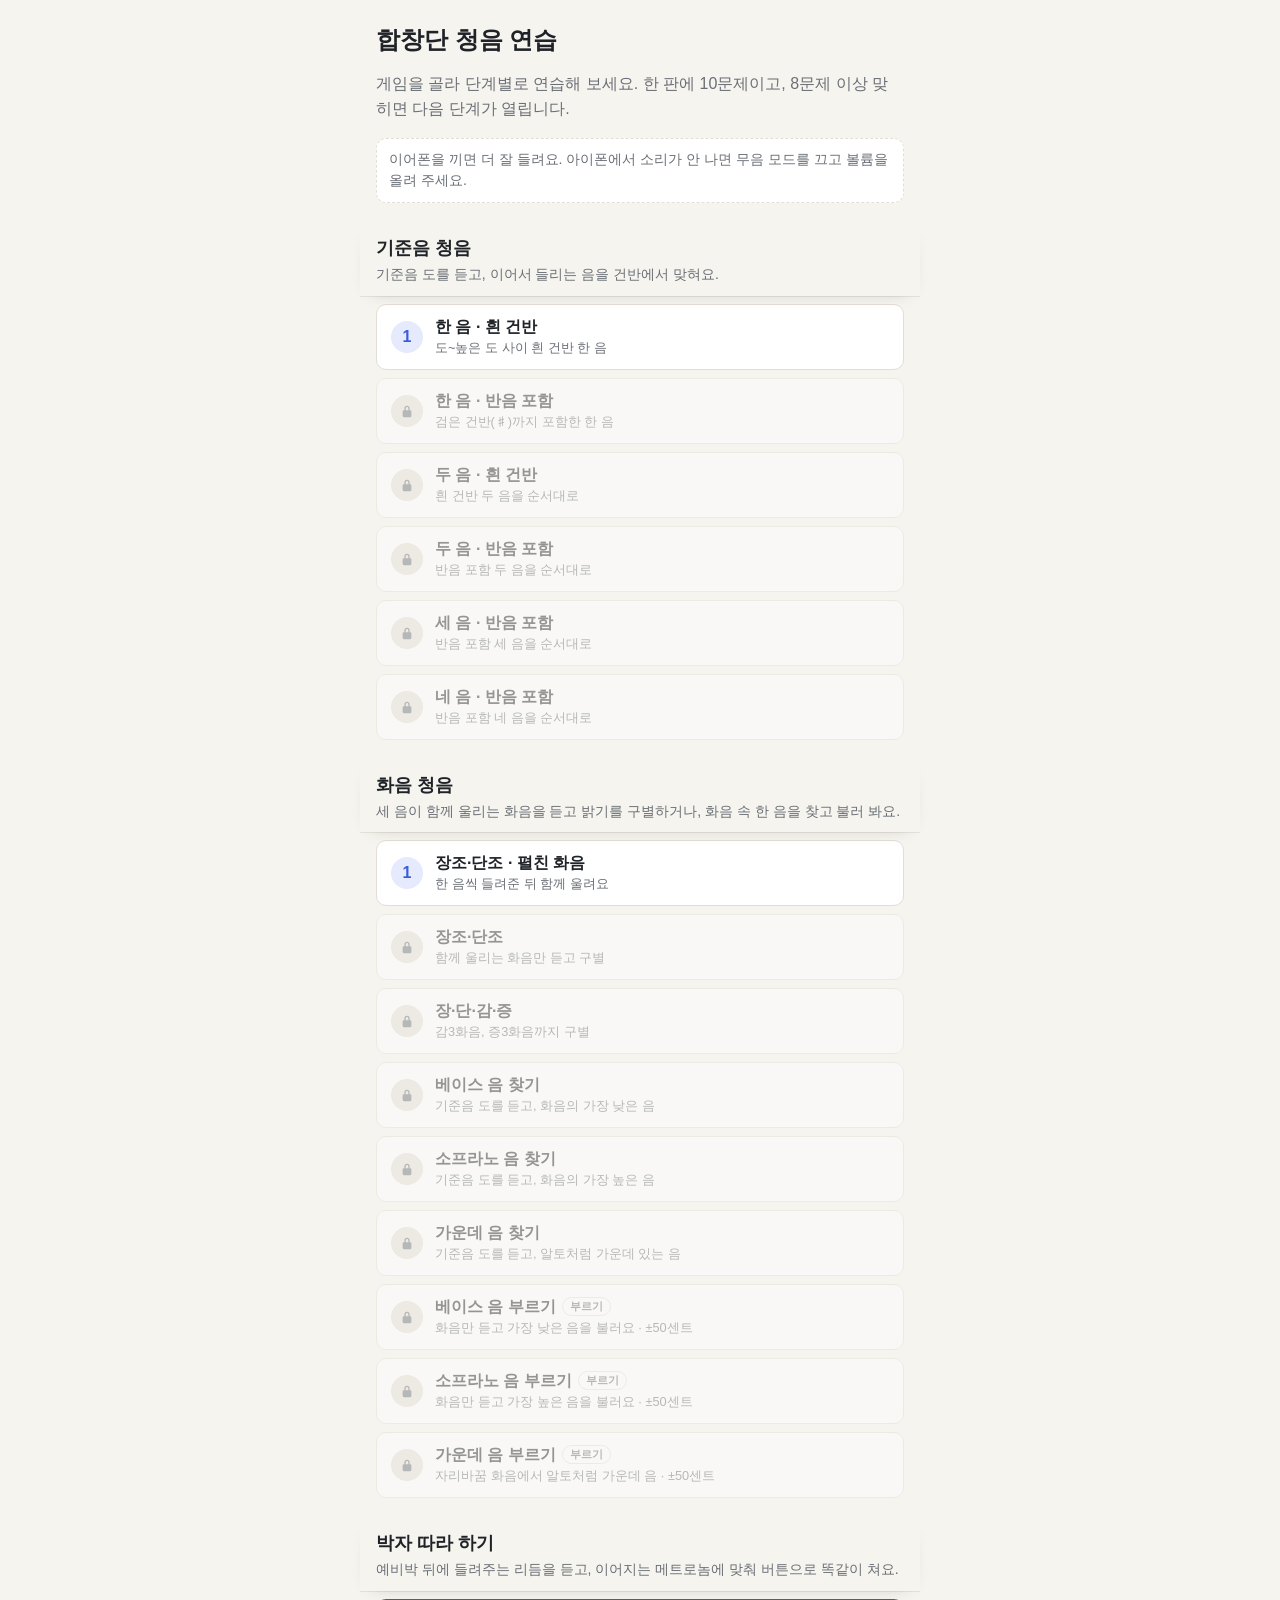
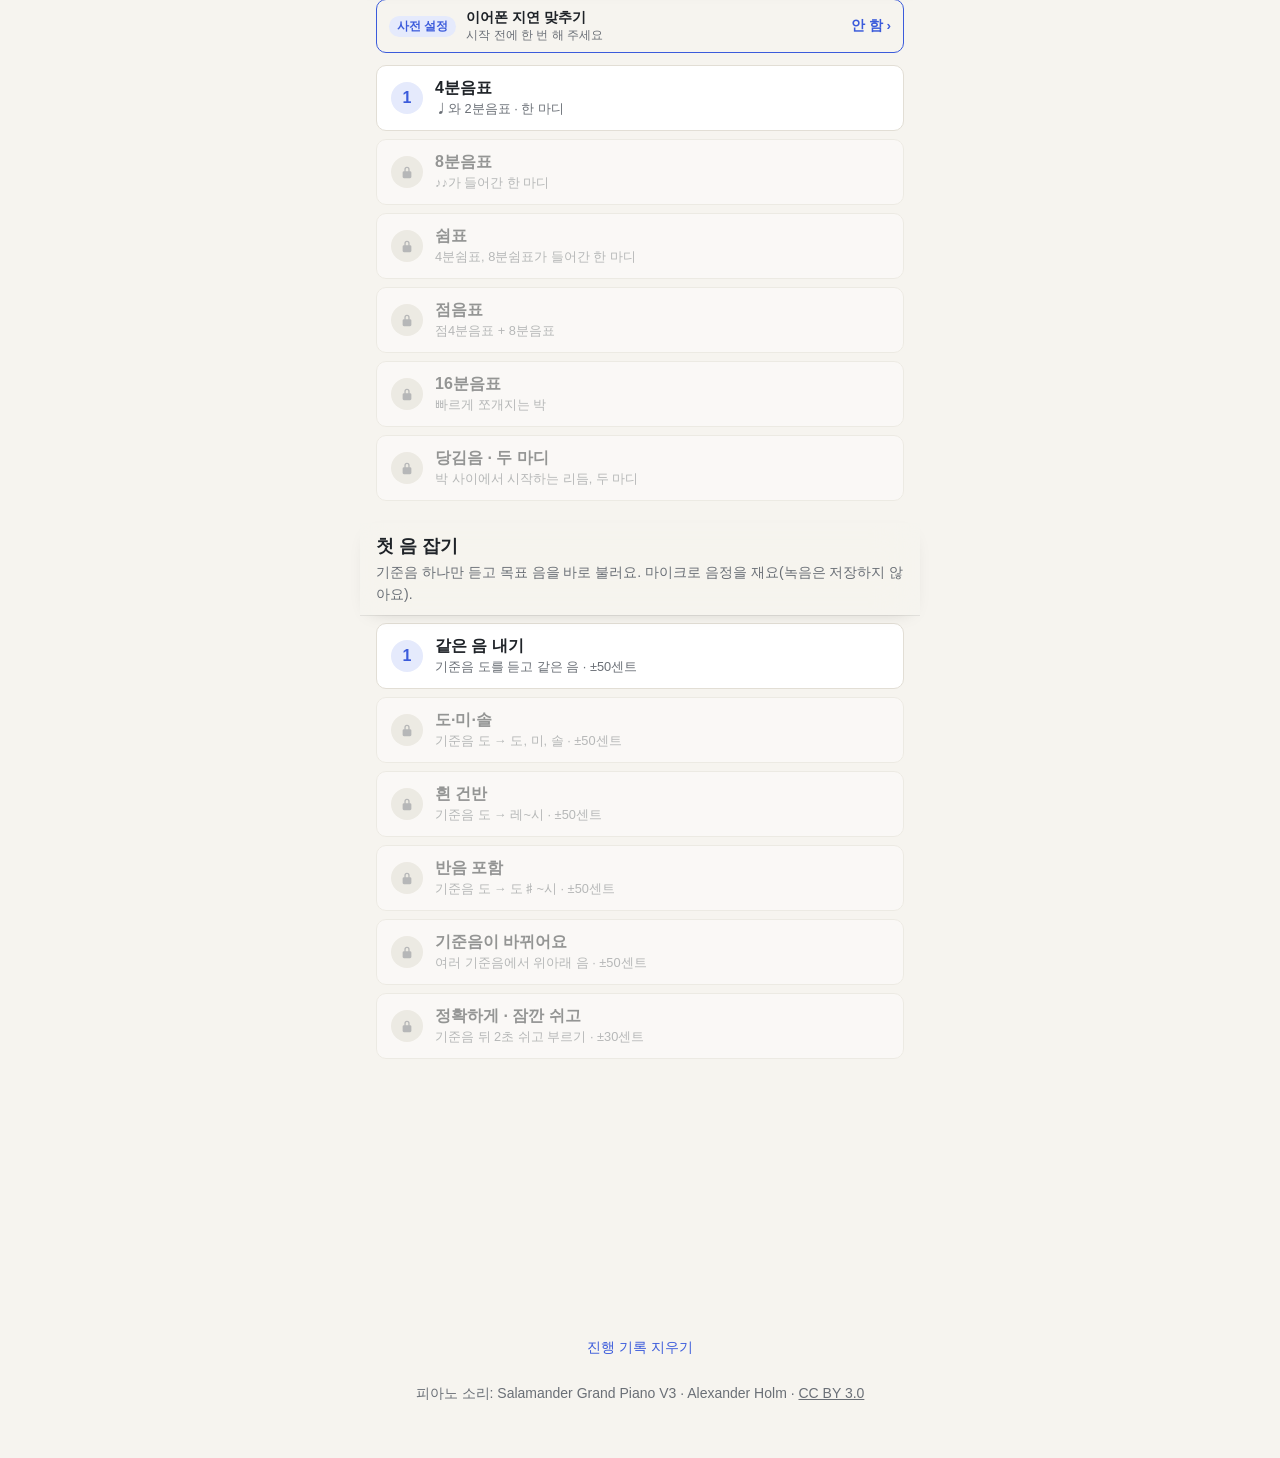
<file: local.html>
<!doctype html>
<html lang="ko">
<head>
  <meta charset="utf-8">
  <meta name="viewport" content="width=device-width, initial-scale=1, viewport-fit=cover">
  <title>합창단 청음 연습</title>
  <meta name="description" content="합창단 청음 연습: 기준음 청음, 화음 청음, 박자 따라 하기, 첫 음 잡기를 단계별로 연습해 보세요.">
  <link rel="stylesheet" href="style.css?v=18">
  <!-- 로컬 버전: 함께 들어 있는 lib/p5.min.js를 씁니다(인터넷 불필요) -->
  <script src="lib/p5.min.js" defer></script>
  <script src="audio/piano-data.js?v=18" defer></script>
  <script src="game.js?v=18" defer></script>
</head>
<body>
<main>
  <!-- 단계 선택 -->
  <section id="screen-menu">
    <h1>합창단 청음 연습</h1>
    <p class="muted">게임을 골라 단계별로 연습해 보세요. 한 판에 10문제이고, 8문제 이상 맞히면 다음 단계가 열립니다.</p>
    <p class="hint">이어폰을 끼면 더 잘 들려요. 아이폰에서 소리가 안 나면 무음 모드를 끄고 볼륨을 올려 주세요.</p>
    <div id="game-list"></div>
    <p class="center"><button class="link small" id="btn-reset">진행 기록 지우기</button></p>
    <p class="center muted small credit">피아노 소리: Salamander Grand Piano V3 · Alexander Holm · <a href="https://creativecommons.org/licenses/by/3.0/" target="_blank" rel="noopener">CC BY 3.0</a></p>
  </section>

  <!-- 문제 풀기 -->
  <section id="screen-game" hidden>
    <div class="topbar">
      <button class="link" id="btn-menu">← 단계 목록</button>
      <button class="link small" id="btn-sfx" aria-pressed="true">효과음 켬</button>
      <span class="progress" id="progress"></span>
    </div>
    <p class="game-name" id="game-name"></p>
    <h2 id="stage-title"></h2>

    <div id="viz" aria-hidden="true"></div>

    <div class="row">
      <button id="btn-ref">기준음 도</button>
      <button id="btn-replay">다시 듣기</button>
    </div>

    <div class="slots" id="slots" aria-live="polite"></div>
    <div class="feedback" id="feedback" role="status" aria-live="polite"></div>

    <div class="choices" id="choices" hidden></div>
    <button class="tap-pad" id="tap-pad" hidden aria-label="박자 맞춰 누르기 (스페이스 키도 됨)"></button>
    <p class="center" style="margin:6px 0 0"><button class="link small" id="pad-calib" hidden>블루투스 이어폰이면 먼저 지연 맞추기 ›</button></p>
    <div class="sing-box" id="sing-box" hidden>
      <div class="sing-target">
        <span class="muted small" id="sing-ref"></span>
        <strong id="sing-note"></strong>
        <span class="muted small" id="sing-interval"></span>
      </div>
      <p class="sing-status" id="sing-status" role="status" aria-live="polite"></p>
      <button class="primary sing-btn" id="btn-sing">시작</button>
    </div>
    <div class="keyboard" id="keyboard"></div>
    <p class="muted small center" id="key-hint"></p>

    <div class="row action-bar" id="action-bar">
      <button id="btn-undo">지우기</button>
      <button class="primary" id="btn-check">확인</button>
      <button class="primary" id="btn-next" hidden>다음 문제</button>
    </div>
  </section>

  <!-- 이어폰 지연 맞추기 -->
  <section id="screen-calib" hidden>
    <div class="topbar">
      <button class="link" id="calib-back">← 단계 목록</button>
    </div>
    <p class="game-name">박자 따라 하기 · 사전 설정</p>
    <h2>이어폰 지연 맞추기</h2>
    <p class="muted">실제로 연습할 때 쓰는 이어폰을 끼고, <b>딸깍 소리가 귀에 들리는 순간</b>에 맞춰 아래 버튼을 눌러 주세요. 12번 울립니다.</p>
    <p class="hint">블루투스 이어폰은 소리가 0.1~0.3초 늦게 들려요. 이 지연을 재서 박자 채점에서 빼 줍니다. 이어폰을 바꾸면 다시 해 주세요.</p>
    <button class="tap-pad" id="calib-pad" aria-label="딸깍 소리에 맞춰 누르기"></button>
    <p class="feedback" id="calib-result" role="status" aria-live="polite"></p>
    <div class="row">
      <button class="primary" id="calib-start">시작</button>
    </div>
  </section>

  <!-- 결과 -->
  <section id="screen-summary" hidden>
    <div class="card center">
      <h2 id="sum-stage"></h2>
      <div class="big-score" id="sum-score"></div>
      <p id="sum-msg"></p>
      <div class="row">
        <button id="sum-retry">다시 하기</button>
        <button class="primary" id="sum-next">다음 단계</button>
      </div>
      <p><button class="link" id="sum-menu">단계 목록으로</button></p>
    </div>
  </section>
</main>
</body>
</html>
</file>
<file: style.css>
:root {
  --bg: #f6f4ef;
  --surface: #ffffff;
  --ink: #1f2328;
  --muted: #6a6f76;
  --line: #e2ded5;
  --accent: #3b5bdb;
  --accent-ink: #ffffff;
  --accent-soft: #e5eafc;
  --good: #2f9e44;
  --good-soft: #e3f4e6;
  --bad: #e03131;
  --bad-soft: #fde8e8;
  --warn: #d9480f;
  --white-key: #ffffff;
  --black-key: #262a30;
  --key-disabled: #d9d5cc;
  --viz-bg: #fbfaf7;
  --shadow: 0 1px 2px rgba(0, 0, 0, .06), 0 4px 14px rgba(0, 0, 0, .05);
  color-scheme: light;
}

@media (prefers-color-scheme: dark) {
  :root {
    --bg: #15171a;
    --surface: #1e2125;
    --ink: #eceef0;
    --muted: #9aa0a6;
    --line: #33373d;
    --accent: #7b93f5;
    --accent-ink: #10131a;
    --accent-soft: #263055;
    --good: #51cf66;
    --good-soft: #1e3524;
    --bad: #ff6b6b;
    --bad-soft: #3d2022;
    --warn: #ffa94d;
    --white-key: #e9e7e2;
    --black-key: #0b0c0e;
    --key-disabled: #4a4e55;
    --viz-bg: #1a1d21;
    --shadow: 0 1px 2px rgba(0, 0, 0, .3), 0 4px 14px rgba(0, 0, 0, .25);
    color-scheme: dark;
  }
}

* { box-sizing: border-box; }

html, body {
  margin: 0;
  background: var(--bg);
  color: var(--ink);
  font-family: -apple-system, BlinkMacSystemFont, "Apple SD Gothic Neo", "Noto Sans KR", "Malgun Gothic", sans-serif;
  -webkit-text-size-adjust: 100%;
  -webkit-tap-highlight-color: transparent;
}

main {
  max-width: 560px;
  margin: 0 auto;
  padding: 16px 16px 40px;
}

h1 { font-size: 1.5rem; margin: 8px 0 4px; }
h2 { font-size: 1.15rem; margin: 0; }
p { line-height: 1.55; }
.muted { color: var(--muted); }
.small { font-size: .875rem; }

.card {
  background: var(--surface);
  border: 1px solid var(--line);
  border-radius: 14px;
  padding: 16px;
  box-shadow: var(--shadow);
  margin: 12px 0;
}

.hint {
  font-size: .875rem;
  color: var(--muted);
  background: var(--surface);
  border: 1px dashed var(--line);
  border-radius: 10px;
  padding: 10px 12px;
}

[hidden] { display: none !important; }

button {
  font: inherit;
  cursor: pointer;
  border-radius: 10px;
  border: 1px solid var(--line);
  background: var(--surface);
  color: var(--ink);
  padding: 10px 14px;
  min-height: 44px;
  touch-action: manipulation;
}
button:disabled { opacity: .45; cursor: default; }
button.primary { background: var(--accent); color: var(--accent-ink); border-color: var(--accent); font-weight: 600; }
button.link { border: none; background: none; color: var(--accent); padding: 8px 0; min-height: 0; }
button:focus-visible { outline: 3px solid var(--accent); outline-offset: 2px; }

/* 단계 목록 */
.stages { list-style: none; padding: 0; margin: 0; display: grid; gap: 8px; }
.stage-btn {
  width: 100%;
  display: flex;
  align-items: center;
  gap: 12px;
  text-align: left;
  padding: 12px 14px;
}
.stage-num {
  flex: none;
  width: 32px; height: 32px;
  border-radius: 50%;
  display: grid; place-items: center;
  background: var(--accent-soft);
  color: var(--accent);
  font-weight: 700;
}
.stage-text { flex: 1; min-width: 0; }
.stage-title { display: block; font-weight: 600; }
.stage-meta { display: block; font-size: .8rem; color: var(--muted); margin-top: 2px; }
.stage-btn.locked .stage-num { background: var(--line); color: var(--muted); }

/* 게임 화면 */
.topbar {
  display: flex;
  align-items: center;
  justify-content: space-between;
  gap: 8px;
}
.progress { font-size: .9rem; color: var(--muted); font-variant-numeric: tabular-nums; }

#viz {
  width: 100%;
  border-radius: 12px;
  overflow: hidden;
  background: var(--viz-bg);
  border: 1px solid var(--line);
  margin-top: 12px;
}
#viz canvas { display: block; }

.row { display: flex; gap: 8px; margin-top: 12px; }
.row > button { flex: 1; }

.slots { display: flex; gap: 8px; justify-content: center; margin: 14px 0 6px; }
.slot {
  min-width: 64px;
  height: 52px;
  padding: 0 8px;
  border-radius: 10px;
  border: 2px dashed var(--line);
  display: grid;
  place-items: center;
  font-weight: 700;
  font-size: 1.1rem;
  background: var(--surface);
}
.slot.filled { border-style: solid; border-color: var(--accent); }
.slot.current { border-color: var(--accent); }
.slot.good { border-style: solid; border-color: var(--good); background: var(--good-soft); }
.slot.bad { border-style: solid; border-color: var(--bad); background: var(--bad-soft); }
.slot .fix { display: block; font-size: .75rem; font-weight: 600; color: var(--good); text-align: center; }

.feedback { text-align: center; min-height: 1.6em; font-weight: 600; margin: 4px 0; }
.feedback.good { color: var(--good); }
.feedback.bad { color: var(--bad); }

/* 건반 */
.keyboard {
  position: relative;
  height: 170px;
  margin-top: 10px;
  display: flex;
  user-select: none;
  -webkit-user-select: none;
}
.key {
  border-radius: 0 0 8px 8px;
  padding: 0 0 10px;
  display: flex;
  align-items: flex-end;
  justify-content: center;
  font-size: .8rem;
  font-weight: 600;
  min-height: 0;
}
.key.white {
  flex: 1;
  background: var(--white-key);
  color: #3a3f45;
  border: 1px solid var(--line);
  margin: 0 1px;
}
.key.black {
  position: absolute;
  top: 0;
  height: 60%;
  width: 7.75%;
  background: var(--black-key);
  color: #e9e7e2;
  border: 1px solid #000;
  font-size: .62rem;
  padding-bottom: 8px;
  z-index: 2;
  line-height: 1.1;
}
.key:disabled { opacity: 1; }
.key.white:disabled { background: var(--key-disabled); color: var(--muted); }
.key.black:disabled { background: var(--key-disabled); color: transparent; border-color: var(--key-disabled); }
.key.pressed { background: var(--accent) !important; color: var(--accent-ink) !important; }
.key.selected { box-shadow: inset 0 -10px 0 var(--accent); }
.key.wrong { box-shadow: inset 0 -10px 0 var(--bad); }
.key.answer { box-shadow: inset 0 -10px 0 var(--good); }

/* 결과 */
.big-score { font-size: 3rem; font-weight: 800; text-align: center; margin: 8px 0; font-variant-numeric: tabular-nums; }
.center { text-align: center; }

.offline-note { margin-top: 24px; }

/* 게임 묶음 (첫 화면) */
.game-block { margin-top: 22px; }
/* 마지막 게임도 제목이 맨 위에 닿을 때까지 스크롤되게: 화면 높이에서 아래 '진행 기록 지우기' 줄과 여백만큼 뺀 높이.
   사파리는 스크롤하면 주소창이 줄어 화면이 커지므로, 가장 큰 화면 높이(lvh) 기준으로 잡아야 끝에서 걸리지 않는다. */
.game-block:last-child { min-height: calc(100vh - 110px); min-height: calc(100lvh - 110px); }
.game-block h2 { margin-bottom: 2px; }
.game-block p { margin: 4px 0 10px; }
.game-head {
  position: -webkit-sticky;
  position: sticky;
  top: 0;
  z-index: 5;
  margin: 0 -16px 8px;
  padding: max(10px, env(safe-area-inset-top)) 16px 2px;
  background: var(--bg);
  box-shadow: 0 1px 0 var(--line);
}
.game-head p { margin-bottom: 8px; }
.game-name { margin: 8px 0 0; font-size: .8rem; color: var(--muted); }

/* 화음 종류 보기 */
.choices { display: grid; grid-template-columns: 1fr 1fr; gap: 8px; margin-top: 10px; }
.choice {
  display: flex;
  flex-direction: column;
  align-items: center;
  gap: 2px;
  padding: 14px 8px;
  min-height: 76px;
  border-width: 2px;
}
.choice-name { font-weight: 700; font-size: 1.05rem; }
.choice-feel { font-size: .8rem; color: var(--muted); }
.choice.selected { border-color: var(--accent); box-shadow: inset 0 -8px 0 var(--accent); }
.choice.good { border-color: var(--good); background: var(--good-soft); }
.choice.bad { border-color: var(--bad); background: var(--bad-soft); }

/* 박자 버튼 */
.tap-pad {
  width: 100%;
  height: 150px;
  margin-top: 12px;
  border-radius: 16px;
  border: 2px dashed var(--line);
  background: var(--surface);
  color: var(--muted);
  font-size: 1.05rem;
  font-weight: 700;
  user-select: none;
  -webkit-user-select: none;
}
.tap-pad.play { border-style: solid; border-color: var(--accent); color: var(--accent); background: var(--accent-soft); }
.tap-pad.done { border-style: solid; }
.tap-pad.hit { background: var(--accent); color: var(--accent-ink); }
.tap-pad * { pointer-events: none; } /* 어디를 눌러도 버튼이 받음 */

/* 첫 음 잡기 */
.sing-box { margin-top: 12px; text-align: center; }
.sing-target {
  display: flex;
  flex-direction: column;
  align-items: center;
  gap: 2px;
  padding: 12px;
  border: 1px solid var(--line);
  border-radius: 14px;
  background: var(--surface);
}
.sing-target strong { font-size: 2.6rem; line-height: 1.15; }
.sing-status { min-height: 1.5em; font-weight: 600; color: var(--muted); margin: 10px 0; }
.sing-status.live { color: var(--accent); }
.sing-status.bad { color: var(--bad); }
.sing-btn { width: 100%; min-height: 56px; font-size: 1.05rem; }

/* 사전 설정 줄 (단계 카드와 구분) */
.setup-row {
  width: 100%;
  display: flex;
  align-items: center;
  gap: 10px;
  margin: 0 0 12px;
  padding: 8px 12px;
  min-height: 52px;
  text-align: left;
  background: transparent;
  border: 1px dashed var(--line);
  border-radius: 10px;
  font-size: .9rem;
}
.setup-tag {
  flex: none;
  font-size: .72rem;
  font-weight: 700;
  color: var(--muted);
  background: var(--line);
  border-radius: 999px;
  padding: 3px 8px;
}
.setup-main { flex: 1; min-width: 0; }
.setup-title { display: block; font-weight: 600; }
.setup-meta { display: block; font-size: .76rem; color: var(--muted); }
.setup-val { flex: none; font-size: .85rem; font-weight: 600; color: var(--accent); }
.setup-row.needed { border-style: solid; border-color: var(--accent); }
.setup-row.needed .setup-tag { background: var(--accent-soft); color: var(--accent); }

/* 지우기·확인·다음 문제: 화면 아래에 항상 보이게 */
#screen-game { padding-bottom: 84px; }
.action-bar {
  position: fixed;
  left: 0;
  right: 0;
  bottom: 0;
  z-index: 10;
  margin: 0;
  padding: 10px max(16px, calc((100vw - 560px) / 2 + 16px)) calc(10px + env(safe-area-inset-bottom));
  background: var(--bg);
  box-shadow: 0 -1px 0 var(--line);
}
.action-bar:not(:has(> button:not([hidden]))) { display: none; } /* 보일 버튼이 없으면 막대도 숨김 */

/* 박자 안내판 (큰 버튼 안) */
.tap-pad { display: flex; flex-direction: column; align-items: center; justify-content: center; gap: 12px; height: 180px; padding: 12px 16px; }
.pad-phase { font-size: 1.1rem; font-weight: 800; }
.pad-beats { display: flex; gap: 10px; }
.pad-beats i {
  font-style: normal;
  width: 44px; height: 44px;
  border-radius: 50%;
  display: grid; place-items: center;
  font-size: 1.2rem; font-weight: 800;
  border: 2px solid var(--line);
  color: var(--muted);
}
.pad-beats i.on { background: var(--ink); border-color: var(--ink); color: var(--bg); }
.tap-pad.play .pad-beats i.on { background: var(--accent); border-color: var(--accent); color: var(--accent-ink); }
.tap-pad.listen { border-style: solid; color: var(--ink); }
.tap-pad.count { border-style: solid; }
.pad-sub { font-size: .8rem; font-weight: 500; color: var(--muted); margin-top: 4px; line-height: 1.4; }
.tap-pad.play .pad-sub { color: var(--accent); }
.tap-pad.idle .pad-beats, .tap-pad.done .pad-beats { opacity: .35; }

/* 따라 칠 차례에는 버튼을 더 눈에 띄게 */
.tap-pad.play { border-width: 3px; }
.tap-pad.hit .pad-sub, .tap-pad.hit .pad-phase { color: var(--accent-ink); }
.tap-pad.hit .pad-beats i { border-color: var(--accent-ink); color: var(--accent-ink); }
.tap-pad.hit .pad-beats i.on { background: var(--accent-ink); border-color: var(--accent-ink); color: var(--accent); }
.credit { margin-top: 4px; } .credit a { color: inherit; }

/* ===== 리퀴드 글라스: 위에 떠 있는 막대들 (게임 위쪽 막대, 아래 버튼 막대, 첫 화면 고정 제목) =====
   카드·건반·박자 버튼처럼 누르고 읽는 본문은 불투명하게 두고, 떠 있는 막대만 유리처럼 비치게 한다. */
:root {
  --glass-bg: rgba(255, 255, 255, .58);
  --glass-strong: rgba(246, 244, 239, .8); /* 페이지 배경색: 붙기 전에는 티 나지 않게 */
  --glass-border: rgba(255, 255, 255, .75);
  --glass-edge: rgba(0, 0, 0, .07);
  --glass-shadow: 0 10px 30px rgba(31, 35, 40, .14), 0 1px 3px rgba(31, 35, 40, .08);
  --glass-shine: inset 0 1px 0 rgba(255, 255, 255, .9);
  --glass-btn: rgba(255, 255, 255, .55);
  --glass-blur: blur(22px) saturate(180%);
}
@media (prefers-color-scheme: dark) {
  :root {
    --glass-bg: rgba(36, 40, 46, .55);
    --glass-strong: rgba(21, 23, 26, .8);
    --glass-border: rgba(255, 255, 255, .13);
    --glass-edge: rgba(255, 255, 255, .08);
    --glass-shadow: 0 10px 30px rgba(0, 0, 0, .5), 0 1px 3px rgba(0, 0, 0, .4);
    --glass-shine: inset 0 1px 0 rgba(255, 255, 255, .1);
    --glass-btn: rgba(255, 255, 255, .08);
  }
}

/* 게임 화면 위쪽: 스크롤해도 위에 떠 있는 둥근 막대 */
.topbar {
  position: -webkit-sticky;
  position: sticky;
  top: max(8px, env(safe-area-inset-top));
  z-index: 8;
  margin: 0 -6px;
  padding: 4px 10px 4px 14px;
  border-radius: 999px;
  background: var(--glass-bg);
  -webkit-backdrop-filter: var(--glass-blur);
  backdrop-filter: var(--glass-blur);
  border: 1px solid var(--glass-border);
  box-shadow: var(--glass-shine), var(--glass-shadow);
}
.topbar button.link { padding: 8px 0; }

/* 아래 버튼 막대: 양옆·아래에서 띄운 알약 모양 */
#screen-game { padding-bottom: 104px; }
.action-bar {
  left: 50%;
  right: auto;
  bottom: calc(10px + env(safe-area-inset-bottom));
  transform: translateX(-50%);
  width: min(528px, calc(100vw - 24px));
  padding: 7px;
  gap: 7px;
  border-radius: 999px;
  background: var(--glass-bg);
  -webkit-backdrop-filter: var(--glass-blur);
  backdrop-filter: var(--glass-blur);
  border: 1px solid var(--glass-border);
  box-shadow: var(--glass-shine), var(--glass-shadow);
}
.action-bar > button { border-radius: 999px; min-height: 48px; }
.action-bar > button:not(.primary) { background: var(--glass-btn); border-color: var(--glass-edge); }

/* 첫 화면 고정 제목: 뒤로 지나가는 단계 카드가 흐릿하게 비침 */
.game-head {
  background: var(--glass-strong);
  -webkit-backdrop-filter: var(--glass-blur);
  backdrop-filter: var(--glass-blur);
  box-shadow: 0 1px 0 var(--glass-edge), 0 6px 18px -12px rgba(0, 0, 0, .25);
}

/* 흐림 효과를 못 쓰거나 '투명도 줄이기'를 켠 경우: 불투명하게 */
@supports not ((backdrop-filter: blur(1px)) or (-webkit-backdrop-filter: blur(1px))) {
  .topbar, .action-bar { background: var(--surface); }
  .game-head { background: var(--bg); }
}
@media (prefers-reduced-transparency: reduce) {
  .topbar, .action-bar { background: var(--surface); -webkit-backdrop-filter: none; backdrop-filter: none; }
  .game-head { background: var(--bg); -webkit-backdrop-filter: none; backdrop-filter: none; }
}

/* 결과 색 3단계: 정답 초록 · 아깝다 주황 · 틀림 빨강 */
.feedback.warn { color: var(--warn); }
/* 부르기 단계 꼬리표, 잠김 자물쇠 */
.tag {
  display: inline-block;
  margin-left: 6px;
  padding: 1px 7px;
  border: 1px solid var(--line);
  border-radius: 999px;
  font-size: .7rem;
  font-weight: 600;
  color: var(--muted);
  vertical-align: 2px;
}
.stage-num svg { display: block; color: var(--muted); }
</file>
